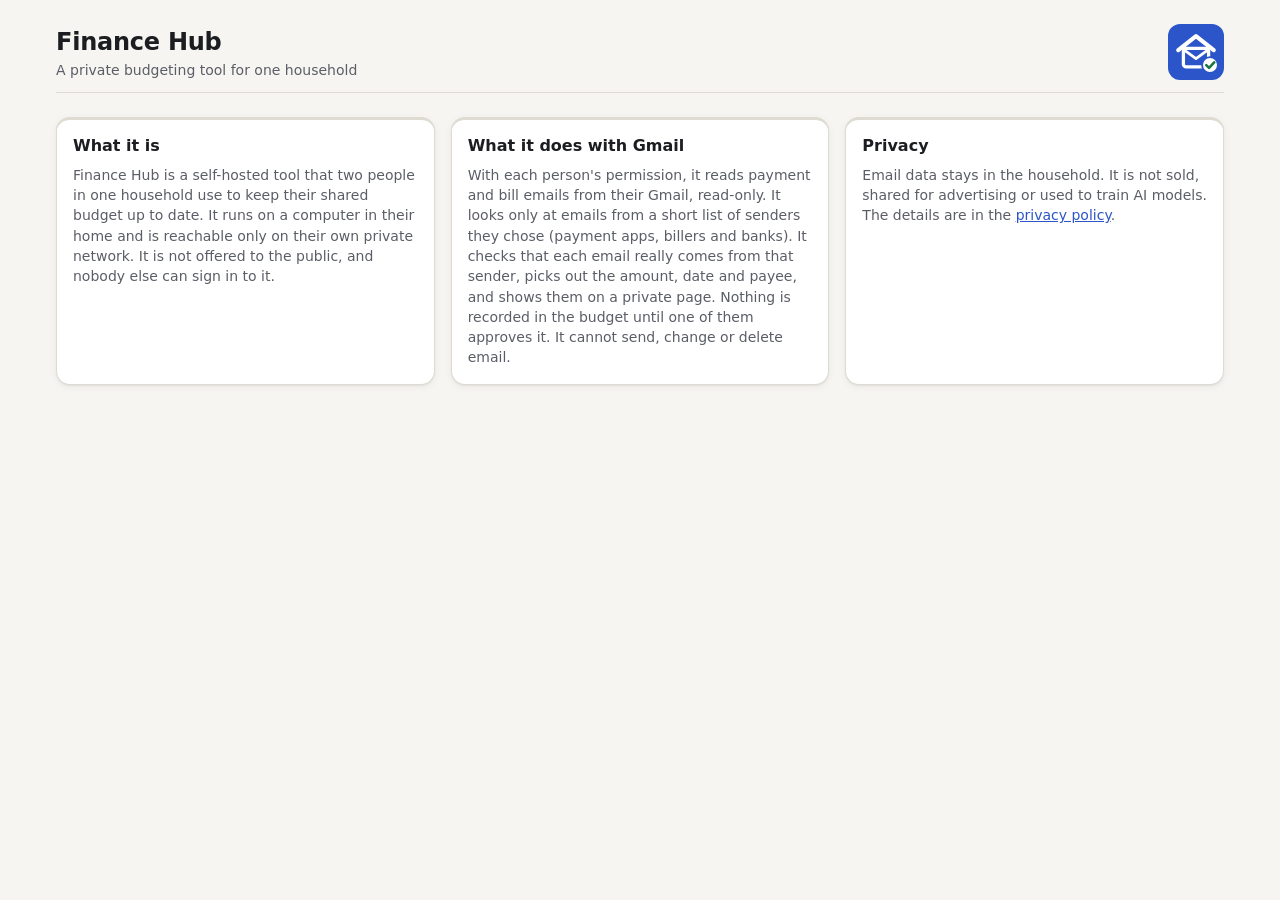
<file: index.html>
<!doctype html>
<html lang="en">
<head>
<meta charset="utf-8">
<meta name="viewport" content="width=device-width,initial-scale=1">
<meta name="theme-color" content="#f6f5f2">
<title>Finance Hub</title>
<meta name="description" content="Finance Hub is a private, self-hosted budgeting tool for one household. It is not offered to the public.">
<link rel="icon" href="logo.svg" type="image/svg+xml">
<link rel="stylesheet" href="design/tokens.css">
<link rel="stylesheet" href="design/base.css">
<link rel="stylesheet" href="design/theme.local.css">
</head>
<body>
<main class="page">
  <header class="header">
    <div>
      <h1>Finance Hub</h1>
      <p class="sub">A private budgeting tool for one household</p>
    </div>
    <img src="logo.svg" alt="" width="56" height="56">
  </header>

  <section class="grid">
    <article class="card">
      <p class="name">What it is</p>
      <p class="detail">Finance Hub is a self-hosted tool that two people in one household use to keep their shared
        budget up to date. It runs on a computer in their home and is reachable only on their own private network.
        It is not offered to the public, and nobody else can sign in to it.</p>
    </article>
    <article class="card">
      <p class="name">What it does with Gmail</p>
      <p class="detail">With each person's permission, it reads payment and bill emails from their Gmail, read-only.
        It looks only at emails from a short list of senders they chose (payment apps, billers and banks). It checks
        that each email really comes from that sender, picks out the amount, date and payee, and shows them on a
        private page. Nothing is recorded in the budget until one of them approves it. It cannot send, change or
        delete email.</p>
    </article>
    <article class="card">
      <p class="name">Privacy</p>
      <p class="detail">Email data stays in the household. It is not sold, shared for advertising or used to train AI
        models. The details are in the <a href="privacy.html">privacy policy</a>.</p>
    </article>
  </section>
</main>
</body>
</html>
</file>
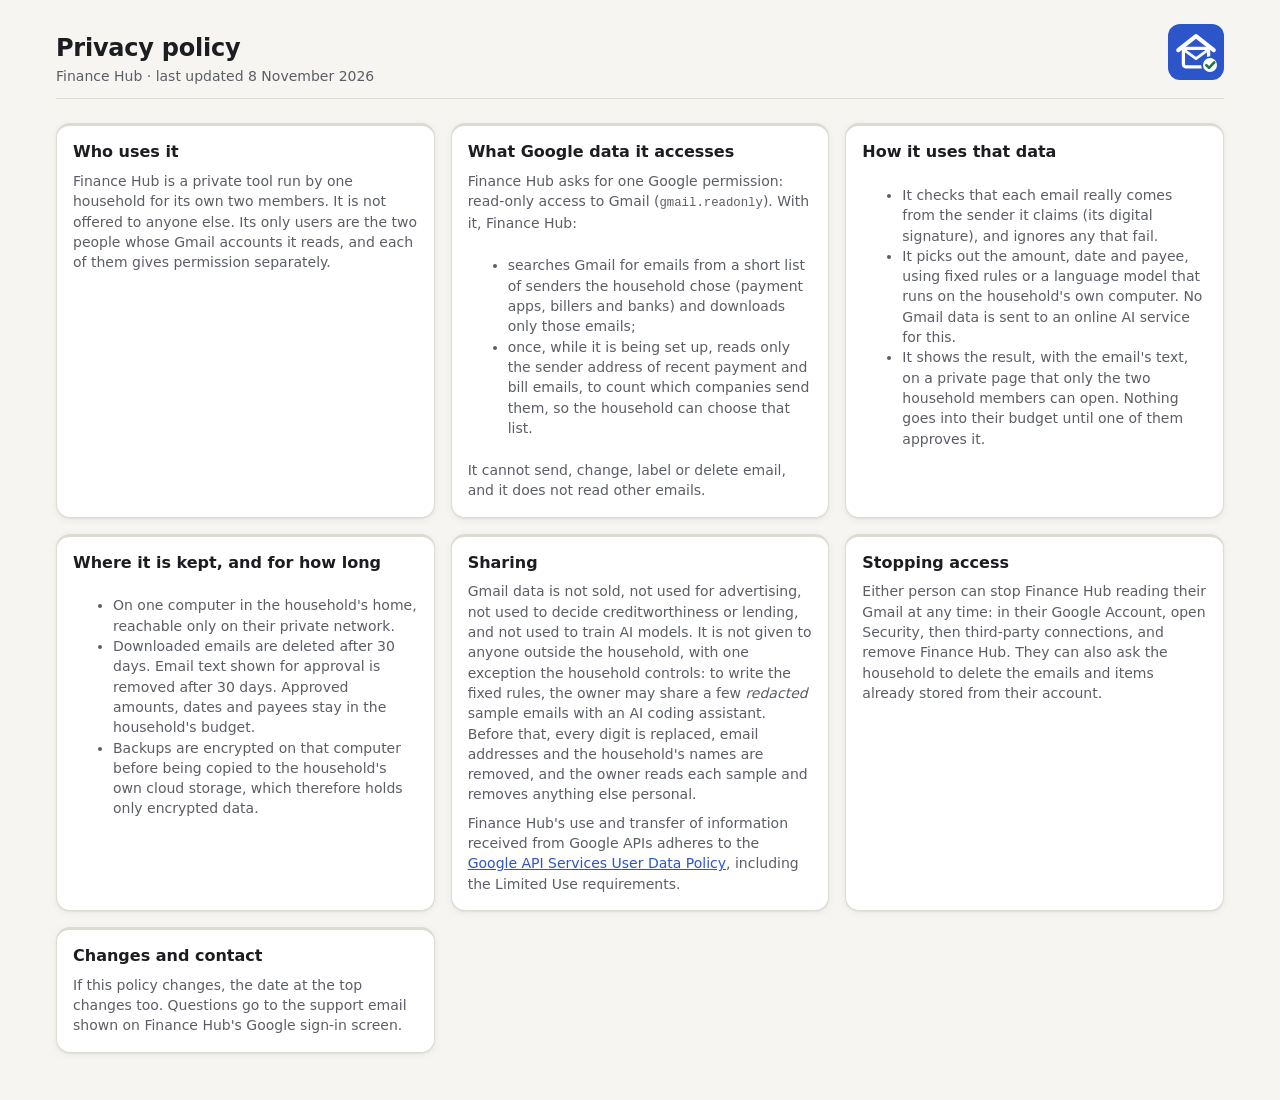
<file: privacy.html>
<!doctype html>
<html lang="en">
<head>
<meta charset="utf-8">
<meta name="viewport" content="width=device-width,initial-scale=1">
<meta name="theme-color" content="#f6f5f2">
<title>Finance Hub privacy policy</title>
<link rel="icon" href="logo.svg" type="image/svg+xml">
<link rel="stylesheet" href="design/tokens.css">
<link rel="stylesheet" href="design/base.css">
<link rel="stylesheet" href="design/theme.local.css">
</head>
<body>
<main class="page">
  <header class="header">
    <div>
      <h1>Privacy policy</h1>
      <p class="sub">Finance Hub · last updated 8 November 2026</p>
    </div>
    <a href="index.html"><img src="logo.svg" alt="Finance Hub home" width="56" height="56"></a>
  </header>

  <section class="grid">
    <article class="card">
      <p class="name">Who uses it</p>
      <p class="detail">Finance Hub is a private tool run by one household for its own two members. It is not offered
        to anyone else. Its only users are the two people whose Gmail accounts it reads, and each of them gives
        permission separately.</p>
    </article>

    <article class="card">
      <p class="name">What Google data it accesses</p>
      <p class="detail">Finance Hub asks for one Google permission: read-only access to Gmail
        (<code>gmail.readonly</code>). With it, Finance Hub:</p>
      <ul class="detail">
        <li>searches Gmail for emails from a short list of senders the household chose (payment apps, billers and
          banks) and downloads only those emails;</li>
        <li>once, while it is being set up, reads only the sender address of recent payment and bill emails, to
          count which companies send them, so the household can choose that list.</li>
      </ul>
      <p class="detail">It cannot send, change, label or delete email, and it does not read other emails.</p>
    </article>

    <article class="card">
      <p class="name">How it uses that data</p>
      <ul class="detail">
        <li>It checks that each email really comes from the sender it claims (its digital signature), and ignores
          any that fail.</li>
        <li>It picks out the amount, date and payee, using fixed rules or a language model that runs on the
          household's own computer. No Gmail data is sent to an online AI service for this.</li>
        <li>It shows the result, with the email's text, on a private page that only the two household members can
          open. Nothing goes into their budget until one of them approves it.</li>
      </ul>
    </article>

    <article class="card">
      <p class="name">Where it is kept, and for how long</p>
      <ul class="detail">
        <li>On one computer in the household's home, reachable only on their private network.</li>
        <li>Downloaded emails are deleted after 30 days. Email text shown for approval is removed after 30 days.
          Approved amounts, dates and payees stay in the household's budget.</li>
        <li>Backups are encrypted on that computer before being copied to the household's own cloud storage, which
          therefore holds only encrypted data.</li>
      </ul>
    </article>

    <article class="card">
      <p class="name">Sharing</p>
      <p class="detail">Gmail data is not sold, not used for advertising, not used to decide creditworthiness or
        lending, and not used to train AI models. It is not given to anyone outside the household, with one
        exception the household controls: to write the fixed rules, the owner may share a few <em>redacted</em>
        sample emails with an AI coding assistant. Before that, every digit is replaced, email addresses and the
        household's names are removed, and the owner reads each sample and removes anything else personal.</p>
      <p class="detail">Finance Hub's use and transfer of information received from Google APIs adheres to the
        <a href="https://developers.google.com/terms/api-services-user-data-policy">Google API Services User Data
        Policy</a>, including the Limited Use requirements.</p>
    </article>

    <article class="card">
      <p class="name">Stopping access</p>
      <p class="detail">Either person can stop Finance Hub reading their Gmail at any time: in their Google Account,
        open Security, then third-party connections, and remove Finance Hub. They can also ask the household to
        delete the emails and items already stored from their account.</p>
    </article>

    <article class="card">
      <p class="name">Changes and contact</p>
      <p class="detail">If this policy changes, the date at the top changes too. Questions go to the support email
        shown on Finance Hub's Google sign-in screen.</p>
    </article>
  </section>
</main>
</body>
</html>
</file>
<file: design/tokens.css>
/* Design System tokens.css v1.0.0 sha256:9371c475a497 - copied by Design System\sync.ps1; do not edit here. Override tokens in theme.local.css. */
/* Design System tokens. Source of truth: C:\Claude Projects\Design System\tokens.css
   Edit here, run sync.ps1, then rebuild/redeploy the consumers. A project may override
   individual --tokens in its own design/theme.local.css (tokens only, no component CSS). */

:root {
  /* color: light */
  --bg: #f6f5f2;
  --surface: #ffffff;
  --surface-2: #efede8;
  --text: #1c1d20;
  --muted: #5b5e66;
  --line: #dedbd3;
  --accent: #2b55c9;
  --accent-ink: #ffffff;
  --ok: #1d7444;      --ok-bg: #e3f3e8;
  --warn: #8f5400;    --warn-bg: #fbefd9;
  --fail: #b3261e;    --fail-bg: #fbe4e1;
  --info: #2b55c9;    --info-bg: #e4ebfb;
  --unknown: #5b5e66; --unknown-bg: #ebeae6;
  --shadow: 0 1px 2px rgb(20 20 25 / .06), 0 2px 8px rgb(20 20 25 / .05);
  --theme-color: #f6f5f2;   /* mirrors --bg for <meta name="theme-color"> (CSS can't feed a meta tag; a test keeps them equal) */

  /* spacing, 4 px base */
  --s1: 4px; --s2: 8px; --s3: 12px; --s4: 16px; --s5: 24px; --s6: 32px; --s7: 48px;
  /* shape */
  --r-card: 14px; --r-ctl: 10px; --r-pill: 999px;
  /* type: system stack only, no web fonts */
  --font: system-ui, -apple-system, "Segoe UI", Roboto, "Helvetica Neue", Arial, sans-serif;
  --mono: ui-monospace, "Cascadia Mono", "SF Mono", Menlo, Consolas, monospace;
  --t-xs: 12px; --t-sm: 14px; --t-md: 16px; --t-lg: 20px; --t-xl: 24px;
  /* motion */
  --dur: 150ms; --ease: cubic-bezier(.2, .7, .2, 1);
  /* touch + layout */
  --tap: 44px;
  --page-max: 1200px;
}

/* color: dark. Applies by system preference unless the page forces light with data-theme="light". */
@media (prefers-color-scheme: dark) {
  :root:not([data-theme="light"]) {
    --bg: #14161a;
    --surface: #1d2026;
    --surface-2: #272b33;
    --text: #ecebe6;
    --muted: #a3a7b0;
    --line: #343944;
    --accent: #8eaaff;
    --accent-ink: #10131a;
    --ok: #63d394;      --ok-bg: #173325;
    --warn: #f2b65c;    --warn-bg: #3a2c12;
    --fail: #ff8f86;    --fail-bg: #3d1d1b;
    --info: #8eaaff;    --info-bg: #1b2a45;
    --unknown: #a3a7b0; --unknown-bg: #2a2d33;
    --shadow: 0 1px 2px rgb(0 0 0 / .3);
    --theme-color: #14161a;
  }
}
/* Same dark values, forced by data-theme="dark". Keep identical to the block above (test.mjs checks). */
:root[data-theme="dark"] {
  --bg: #14161a;
  --surface: #1d2026;
  --surface-2: #272b33;
  --text: #ecebe6;
  --muted: #a3a7b0;
  --line: #343944;
  --accent: #8eaaff;
  --accent-ink: #10131a;
  --ok: #63d394;      --ok-bg: #173325;
  --warn: #f2b65c;    --warn-bg: #3a2c12;
  --fail: #ff8f86;    --fail-bg: #3d1d1b;
  --info: #8eaaff;    --info-bg: #1b2a45;
  --unknown: #a3a7b0; --unknown-bg: #2a2d33;
  --shadow: 0 1px 2px rgb(0 0 0 / .3);
  --theme-color: #14161a;
}
@media (prefers-reduced-motion: reduce) { :root { --dur: 0ms; } }
</file>
<file: design/base.css>
/* Design System base.css v1.0.0 sha256:febe3e47af5a - copied by Design System\sync.ps1; do not edit here. Override tokens in theme.local.css. */
/* Design System base: shared reset and components. Uses tokens only. Source: Design System\base.css */

*, *::before, *::after { box-sizing: border-box; }
html { -webkit-text-size-adjust: 100%; }
body { margin: 0; background: var(--bg); color: var(--text); font: 400 var(--t-md)/1.45 var(--font); }
h1, h2, h3, p { margin: 0; }
a { color: var(--accent); }
button, input { font: inherit; color: inherit; }
code { font-family: var(--mono); font-size: .88em; }
:focus-visible { outline: 3px solid var(--accent); outline-offset: 2px; border-radius: 6px; }
.sprite { display: none; }
.ic { width: 18px; height: 18px; flex: none; fill: none; stroke: currentColor; stroke-width: 2; stroke-linecap: round; stroke-linejoin: round; }
.sr { position: absolute; width: 1px; height: 1px; overflow: hidden; clip: rect(0 0 0 0); white-space: nowrap; }
.muted { color: var(--muted); }
.mono { font-family: var(--mono); font-size: var(--t-xs); word-break: break-all; }
[hidden] { display: none !important; }

/* page: centered column with side gutters */
.page { max-width: var(--page-max); margin-inline: auto; padding: var(--s5) max(var(--s4), env(safe-area-inset-right)) var(--s7) max(var(--s4), env(safe-area-inset-left)); }

/* header: title block on the left, summary on the right */
.header { display: flex; flex-wrap: wrap; align-items: flex-end; justify-content: space-between; gap: var(--s2) var(--s4); padding-bottom: var(--s3); border-bottom: 1px solid var(--line); margin-bottom: var(--s5); }
.header h1 { font-size: var(--t-xl); font-weight: 700; letter-spacing: -.01em; }
.header .sub { font-size: var(--t-sm); color: var(--muted); }

h2 { font-size: var(--t-sm); font-weight: 700; text-transform: uppercase; letter-spacing: .06em; color: var(--muted); margin-bottom: var(--s3); }
.grid { display: grid; gap: var(--s3); grid-template-columns: 1fr; }
@media (min-width: 640px) { .grid { grid-template-columns: repeat(auto-fill, minmax(290px, 1fr)); gap: var(--s4); } }

/* status pill: ok / warn / fail / info / unknown */
.pill { display: inline-flex; align-items: center; gap: var(--s1); width: fit-content; padding: 2px 10px 2px 7px; border-radius: var(--r-pill); font-size: var(--t-xs); font-weight: 700; line-height: 20px; white-space: nowrap; }
.pill .ic { width: 15px; height: 15px; stroke-width: 2.4; }
.pill.s-ok { background: var(--ok-bg); color: var(--ok); }
.pill.s-warn { background: var(--warn-bg); color: var(--warn); }
.pill.s-fail { background: var(--fail-bg); color: var(--fail); }
.pill.s-info { background: var(--info-bg); color: var(--info); }
.pill.s-unknown { background: var(--unknown-bg); color: var(--unknown); }

/* card: neutral by default; .s-* adds a status color on the top edge */
.card { position: relative; display: flex; flex-direction: column; gap: var(--s2); padding: var(--s4); background: var(--surface); border: 1px solid var(--line); border-radius: var(--r-card); box-shadow: var(--shadow); border-top: 3px solid var(--line); transition: opacity var(--dur) var(--ease), transform var(--dur) var(--ease); }
.card.s-ok { border-top-color: var(--ok); }
.card.s-warn { border-top-color: var(--warn); }
.card.s-fail { border-top-color: var(--fail); }
.card.s-info { border-top-color: var(--info); }
.card.s-unknown { border-top-color: var(--unknown); }
@media (max-width: 639px) { .card { padding: var(--s3) var(--s4); } }
.name { font-size: var(--t-md); font-weight: 650; line-height: 1.3; overflow-wrap: anywhere; }
.detail { font-size: var(--t-sm); color: var(--muted); overflow-wrap: anywhere; }
.meta { font-size: var(--t-xs); color: var(--muted); }
.tag { display: inline-flex; align-items: center; gap: var(--s1); padding: 2px var(--s2); border-radius: var(--r-pill); background: var(--surface-2); color: var(--muted); font-size: var(--t-xs); font-weight: 600; }
.tag .ic { width: 14px; height: 14px; }

/* buttons */
.btn { display: inline-flex; align-items: center; justify-content: center; gap: var(--s1); min-height: var(--tap); padding: 0 var(--s4); border: 1px solid var(--line); border-radius: var(--r-ctl); background: var(--surface); font-size: var(--t-sm); font-weight: 600; cursor: pointer; text-decoration: none; color: var(--text); transition: background var(--dur) var(--ease); }
.btn:hover { background: var(--surface-2); }
.btn.primary { background: var(--accent); border-color: var(--accent); color: var(--accent-ink); font-weight: 650; }
.btn.primary:hover { filter: brightness(1.06); }

/* progress bar */
progress { width: 100%; height: 8px; appearance: none; border: 0; border-radius: var(--r-pill); background: var(--surface-2); overflow: hidden; }
progress::-webkit-progress-bar { background: var(--surface-2); }
progress::-webkit-progress-value { background: var(--accent); border-radius: var(--r-pill); }
progress::-moz-progress-bar { background: var(--accent); border-radius: var(--r-pill); }

/* table: wrap in .tbl so wide tables scroll on phones */
.tbl { overflow-x: auto; }
.tbl table { width: 100%; border-collapse: collapse; font-size: var(--t-sm); }
.tbl th, .tbl td { text-align: left; padding: var(--s2) var(--s3); border-bottom: 1px solid var(--line); vertical-align: top; }
.tbl th { color: var(--muted); font-weight: 600; }
</file>
<file: design/theme.local.css>
/* finance-hub-site overrides: --token declarations ONLY, inside :root { }. No component CSS. Loaded after tokens.css and base.css. */
</file>
